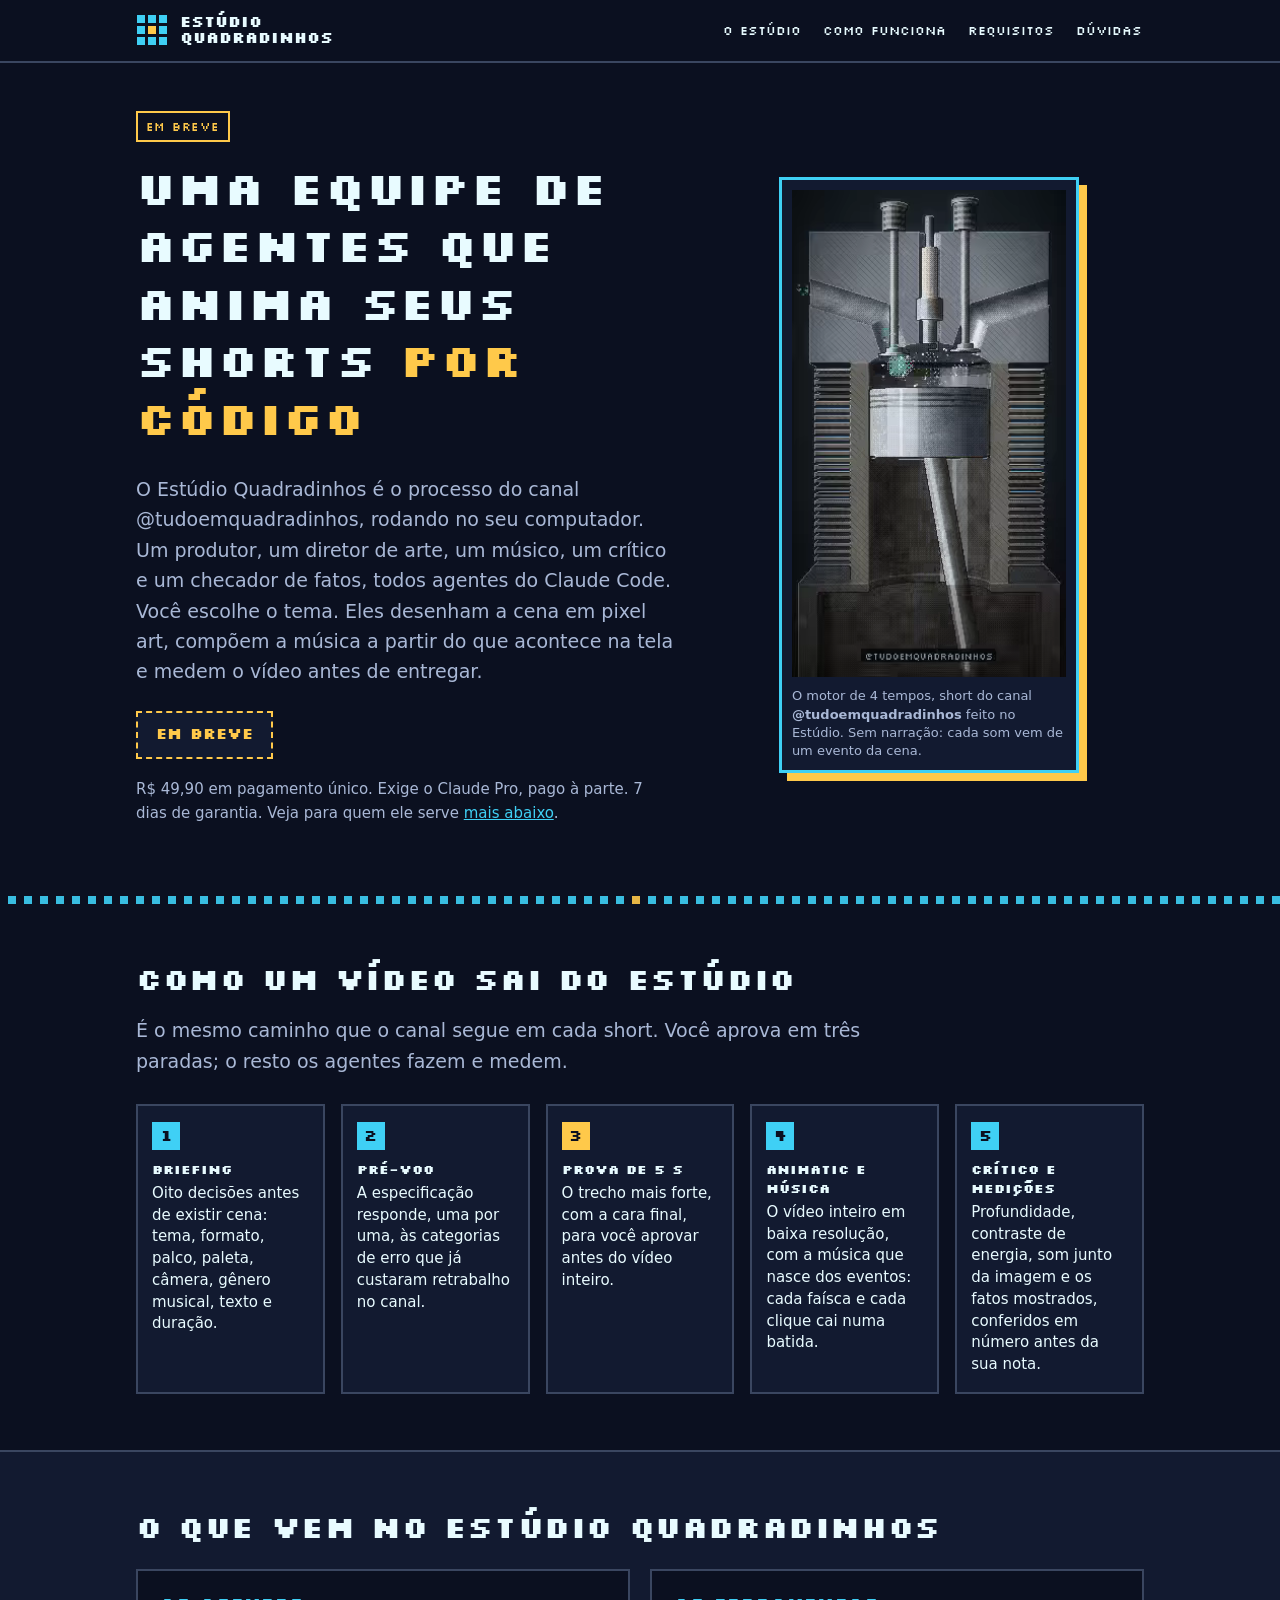
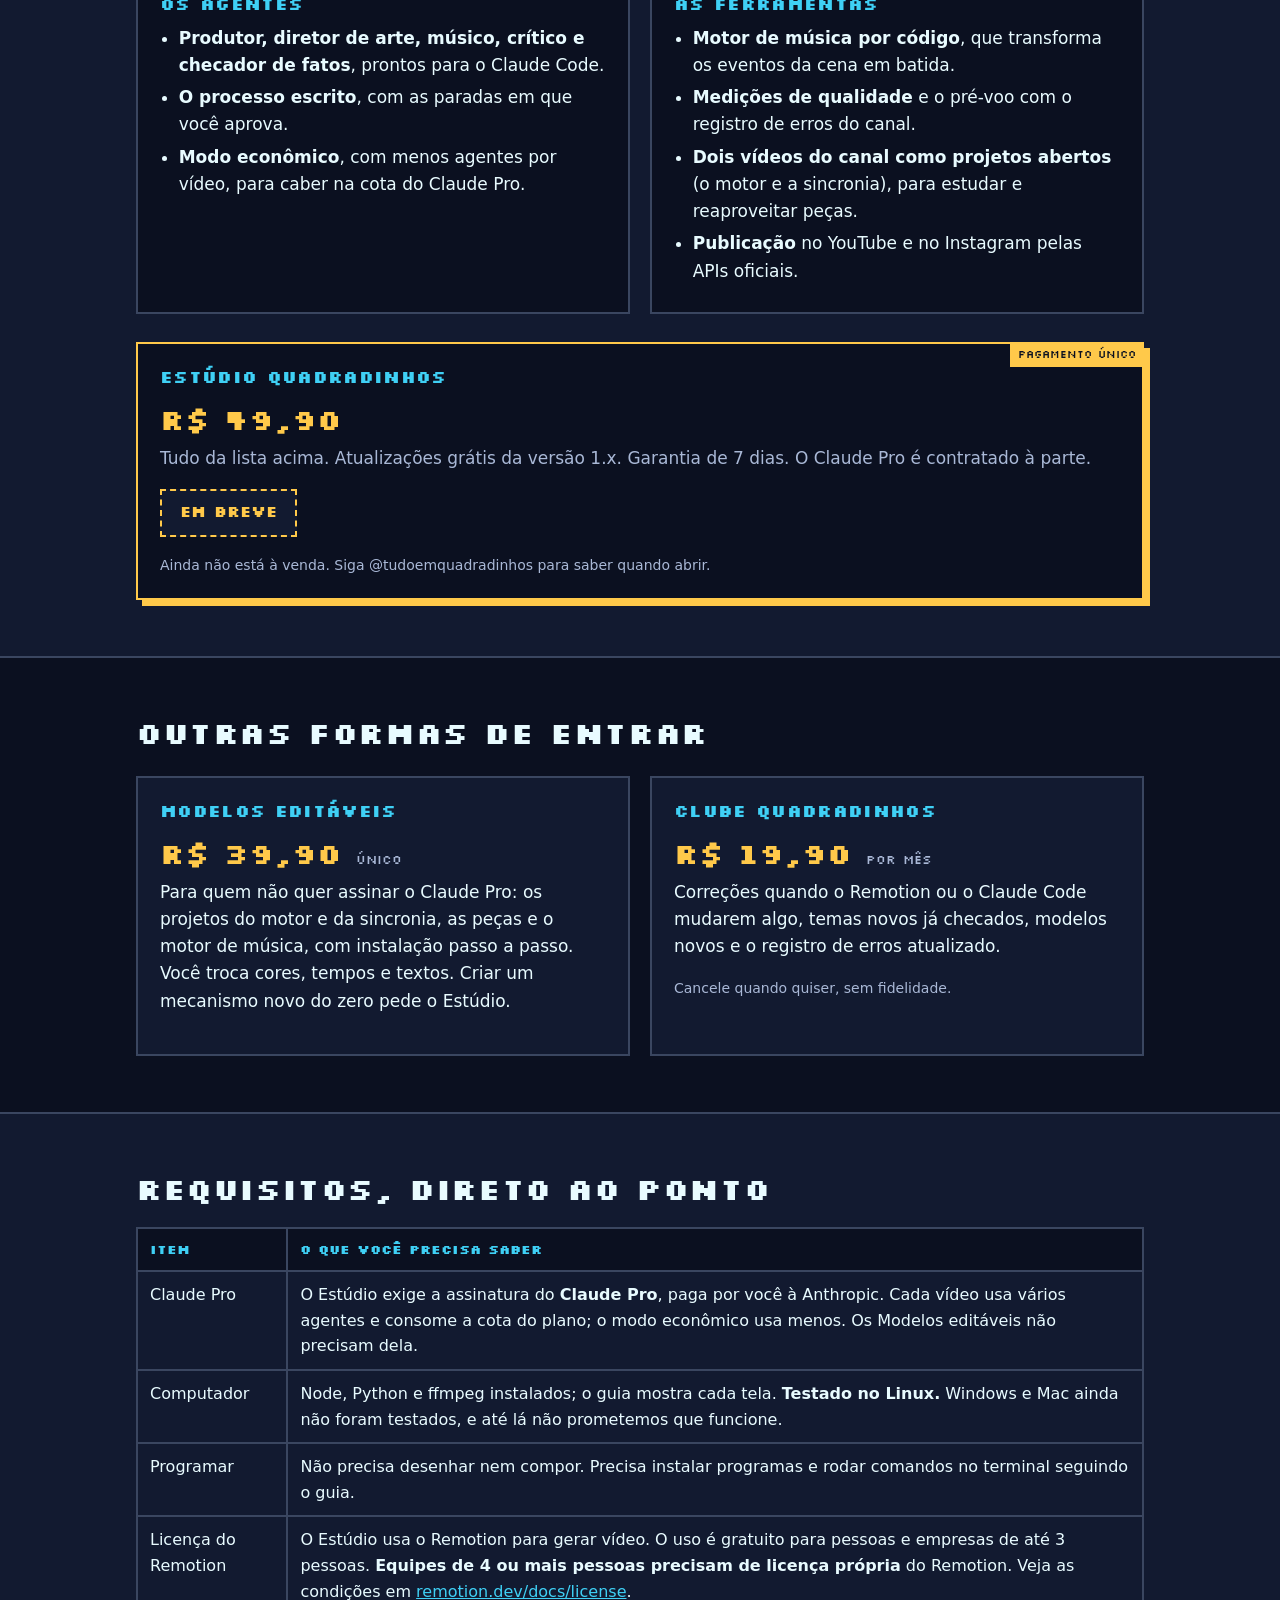
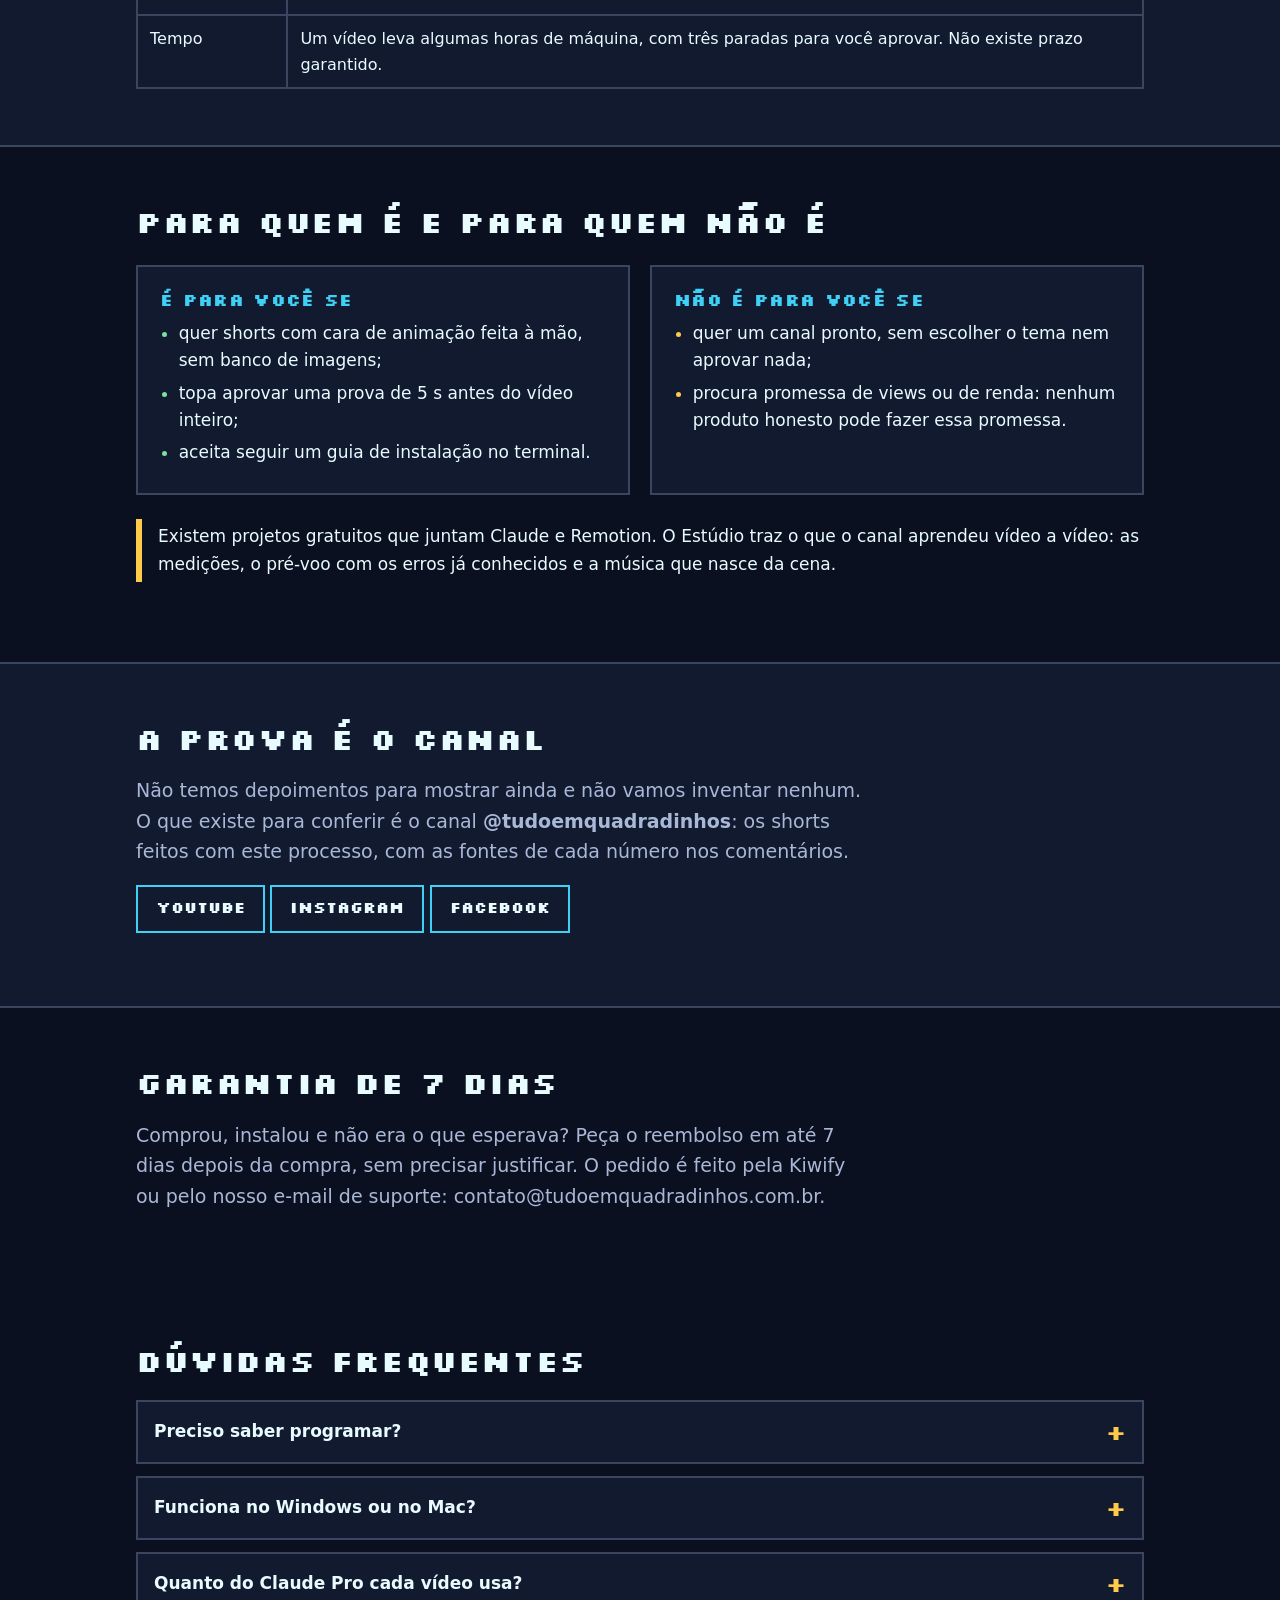
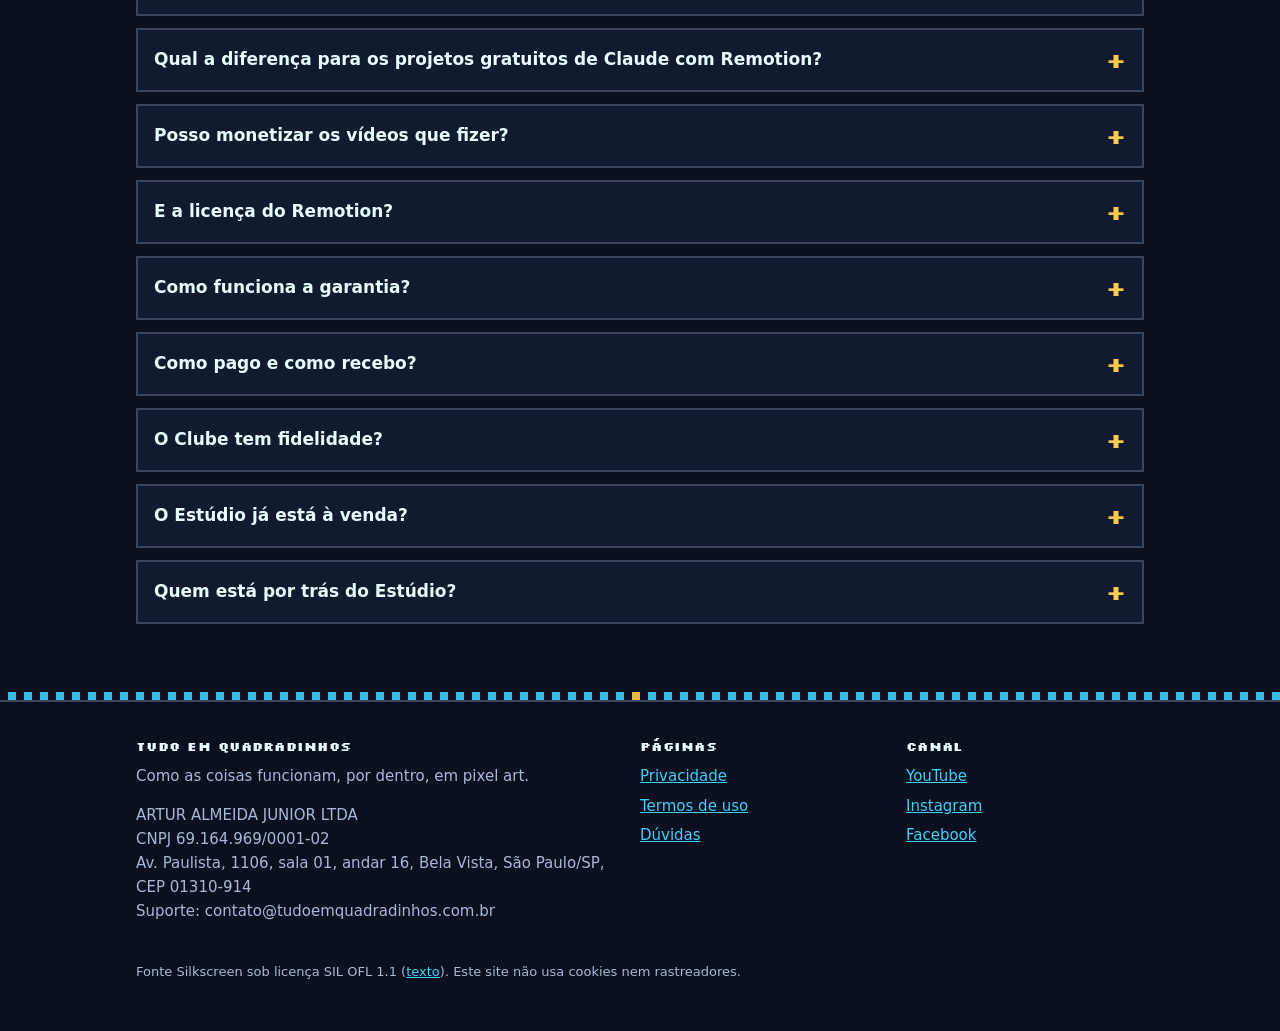
<file: index.html>
<!doctype html>
<html lang="pt-BR">
<head>
<meta charset="utf-8">
<meta name="viewport" content="width=device-width,initial-scale=1">
<title>Estúdio Quadradinhos | Agentes que fazem shorts animados por código no seu computador</title>
<meta name="description" content="O processo do canal @tudoemquadradinhos: produtor, diretor de arte, músico, crítico e checador de fatos, agentes do Claude Code que desenham, compõem e medem cada short antes de entregar. Em breve.">
<link rel="canonical" href="https://tudoemquadradinhos.com.br/">
<meta name="theme-color" content="#0B1020">
<meta property="og:type" content="website">
<meta property="og:locale" content="pt_BR">
<meta property="og:site_name" content="Tudo em Quadradinhos">
<meta property="og:title" content="Estúdio Quadradinhos">
<meta property="og:description" content="Uma equipe de agentes que anima shorts em pixel art por código, compõe a música a partir da cena e só entrega o vídeo quando ele passa nas medições.">
<meta property="og:url" content="https://tudoemquadradinhos.com.br/">
<meta property="og:image" content="https://tudoemquadradinhos.com.br/assets/og.png">
<meta property="og:image:width" content="1200">
<meta property="og:image:height" content="630">
<meta name="twitter:card" content="summary_large_image">
<link rel="icon" type="image/png" href="assets/favicon.png">
<link rel="apple-touch-icon" href="assets/apple-touch-icon.png">
<link rel="preload" href="fonts/Silkscreen-Bold.woff2" as="font" type="font/woff2" crossorigin>
<link rel="stylesheet" href="style.css">
<script type="application/ld+json">{"@context":"https://schema.org","@graph":[{"@type":"Organization","@id":"https://tudoemquadradinhos.com.br/#org","name":"Tudo em Quadradinhos","legalName":"ARTUR ALMEIDA JUNIOR LTDA","url":"https://tudoemquadradinhos.com.br/","logo":"https://tudoemquadradinhos.com.br/assets/apple-touch-icon.png","email":"contato@tudoemquadradinhos.com.br","sameAs":["https://www.youtube.com/@tudoemquadradinhos","https://www.instagram.com/tudoemquadradinhos/","https://www.facebook.com/people/Tudo-em-Quadradinhos/61596878840604/"]},{"@type":"WebSite","@id":"https://tudoemquadradinhos.com.br/#site","url":"https://tudoemquadradinhos.com.br/","name":"Tudo em Quadradinhos","inLanguage":"pt-BR","publisher":{"@id":"https://tudoemquadradinhos.com.br/#org"}}]}</script>
</head>
<body>
<a class="skip" href="#main">Pular para o conteúdo</a>

<header class="top">
  <div class="wrap">
    <a class="brand" href="./" aria-label="Tudo em Quadradinhos, início">
      <svg viewBox="0 0 24 24" aria-hidden="true" shape-rendering="crispEdges"><g fill="#3FD0F5"><rect x="1" y="1" width="6" height="6"/><rect x="9" y="1" width="6" height="6"/><rect x="17" y="1" width="6" height="6"/><rect x="1" y="9" width="6" height="6"/><rect x="17" y="9" width="6" height="6"/><rect x="1" y="17" width="6" height="6"/><rect x="9" y="17" width="6" height="6"/><rect x="17" y="17" width="6" height="6"/></g><rect x="9" y="9" width="6" height="6" fill="#FFC94A"/></svg>
      <span>Estúdio<br>Quadradinhos</span>
    </a>
    <nav aria-label="Principal">
      <ul>
        <li><a href="#estudio">O Estúdio</a></li>
        <li><a href="#metodo">Como funciona</a></li>
        <li><a href="#requisitos">Requisitos</a></li>
        <li><a href="#faq">Dúvidas</a></li>
      </ul>
    </nav>
  </div>
</header>

<main id="main">

<section class="hero">
  <div class="wrap">
    <div>
      <p><span class="chip" data-soon-only>Em breve</span><span class="chip" data-live-only hidden>À venda</span></p>
      <h1>Uma equipe de agentes que anima seus shorts <span class="am">por código</span></h1>
      <p class="lead">O Estúdio Quadradinhos é o processo do canal @tudoemquadradinhos, rodando no seu computador. Um produtor, um diretor de arte, um músico, um crítico e um checador de fatos, todos agentes do Claude Code. Você escolhe o tema. Eles desenham a cena em pixel art, compõem a música a partir do que acontece na tela e medem o vídeo antes de entregar.</p>
      <div class="cta">
        <a class="btn soon buy" href="#estudio" data-live="Comprar o Estúdio por R$ 49,90">Em breve</a>
      </div>
      <p class="mut" style="margin-top:18px;font-size:15px">R$ 49,90 em pagamento único. Exige o Claude Pro, pago à parte. 7 dias de garantia. Veja para quem ele serve <a href="#limites">mais abaixo</a>.</p>
    </div>
    <figure class="phone" style="margin:0">
      <video src="assets/preview.webm" poster="assets/poster.jpg" width="270" height="480" autoplay muted loop playsinline preload="metadata" aria-label="Trecho de um short do canal: um cilindro de motor em corte, em pixel art, no instante em que a chama empurra o pistão"></video>
      <figcaption>O motor de 4 tempos, short do canal <b>@tudoemquadradinhos</b> feito no Estúdio. Sem narração: cada som vem de um evento da cena.</figcaption>
    </figure>
  </div>
</section>

<hr class="rule" aria-hidden="true">

<section id="metodo">
  <div class="wrap">
    <h2>Como um vídeo sai do Estúdio</h2>
    <p class="lead">É o mesmo caminho que o canal segue em cada short. Você aprova em três paradas; o resto os agentes fazem e medem.</p>
    <ol class="steps" style="margin-top:28px">
      <li><b>Briefing</b>Oito decisões antes de existir cena: tema, formato, palco, paleta, câmera, gênero musical, texto e duração.</li>
      <li><b>Pré-voo</b>A especificação responde, uma por uma, às categorias de erro que já custaram retrabalho no canal.</li>
      <li><b>Prova de 5 s</b>O trecho mais forte, com a cara final, para você aprovar antes do vídeo inteiro.</li>
      <li><b>Animatic e música</b>O vídeo inteiro em baixa resolução, com a música que nasce dos eventos: cada faísca e cada clique cai numa batida.</li>
      <li><b>Crítico e medições</b>Profundidade, contraste de energia, som junto da imagem e os fatos mostrados, conferidos em número antes da sua nota.</li>
    </ol>
  </div>
</section>

<section id="estudio" class="alt">
  <div class="wrap">
    <h2>O que vem no Estúdio Quadradinhos</h2>
    <div class="grid g2" style="margin-top:24px">
      <div class="card">
        <h3>Os agentes</h3>
        <ul>
          <li><b>Produtor, diretor de arte, músico, crítico e checador de fatos</b>, prontos para o Claude Code.</li>
          <li><b>O processo escrito</b>, com as paradas em que você aprova.</li>
          <li><b>Modo econômico</b>, com menos agentes por vídeo, para caber na cota do Claude Pro.</li>
        </ul>
      </div>
      <div class="card">
        <h3>As ferramentas</h3>
        <ul>
          <li><b>Motor de música por código</b>, que transforma os eventos da cena em batida.</li>
          <li><b>Medições de qualidade</b> e o pré-voo com o registro de erros do canal.</li>
          <li><b>Dois vídeos do canal como projetos abertos</b> (o motor e a sincronia), para estudar e reaproveitar peças.</li>
          <li><b>Publicação</b> no YouTube e no Instagram pelas APIs oficiais.</li>
        </ul>
      </div>
    </div>
    <div class="card main" style="margin-top:28px">
      <span class="tag">Pagamento único</span>
      <h3>Estúdio Quadradinhos</h3>
      <p class="price">R$ 49,90</p>
      <p class="mut">Tudo da lista acima. Atualizações grátis da versão 1.x. Garantia de 7 dias. O Claude Pro é contratado à parte.</p>
      <p><a class="btn soon buy" href="#estudio" data-live="Comprar por R$ 49,90">Em breve</a></p>
      <p class="mut" style="font-size:14px;margin:0" data-soon-only>Ainda não está à venda. Siga @tudoemquadradinhos para saber quando abrir.</p>
    </div>
  </div>
</section>

<section id="niveis">
  <div class="wrap">
    <h2>Outras formas de entrar</h2>
    <div class="grid g2" style="margin-top:24px">
      <div class="card">
        <h3>Modelos editáveis</h3>
        <p class="price">R$ 39,90 <small>único</small></p>
        <p>Para quem não quer assinar o Claude Pro: os projetos do motor e da sincronia, as peças e o motor de música, com instalação passo a passo. Você troca cores, tempos e textos. Criar um mecanismo novo do zero pede o Estúdio.</p>
      </div>
      <div class="card">
        <h3>Clube Quadradinhos</h3>
        <p class="price">R$ 19,90 <small>por mês</small></p>
        <p>Correções quando o Remotion ou o Claude Code mudarem algo, temas novos já checados, modelos novos e o registro de erros atualizado.</p>
        <p class="mut" style="font-size:14px;margin:0">Cancele quando quiser, sem fidelidade.</p>
      </div>
    </div>
  </div>
</section>

<section id="requisitos" class="alt">
  <div class="wrap">
    <h2>Requisitos, direto ao ponto</h2>
    <table class="reqs" style="margin-top:20px">
      <thead><tr><th>Item</th><th>O que você precisa saber</th></tr></thead>
      <tbody>
        <tr><td>Claude Pro</td><td>O Estúdio exige a assinatura do <b>Claude Pro</b>, paga por você à Anthropic. Cada vídeo usa vários agentes e consome a cota do plano; o modo econômico usa menos. Os Modelos editáveis não precisam dela.</td></tr>
        <tr><td>Computador</td><td>Node, Python e ffmpeg instalados; o guia mostra cada tela. <b>Testado no Linux.</b> Windows e Mac ainda não foram testados, e até lá não prometemos que funcione.</td></tr>
        <tr><td>Programar</td><td>Não precisa desenhar nem compor. Precisa instalar programas e rodar comandos no terminal seguindo o guia.</td></tr>
        <tr><td>Licença do Remotion</td><td>O Estúdio usa o Remotion para gerar vídeo. O uso é gratuito para pessoas e empresas de até 3 pessoas. <b>Equipes de 4 ou mais pessoas precisam de licença própria</b> do Remotion. Veja as condições em <a href="https://www.remotion.dev/docs/license" rel="noopener">remotion.dev/docs/license</a>.</td></tr>
        <tr><td>Tempo</td><td>Um vídeo leva algumas horas de máquina, com três paradas para você aprovar. Não existe prazo garantido.</td></tr>
      </tbody>
    </table>
  </div>
</section>

<section id="limites">
  <div class="wrap">
    <h2>Para quem é e para quem não é</h2>
    <div class="grid g2" style="margin-top:24px">
      <div class="card">
        <h3>É para você se</h3>
        <ul class="yes">
          <li>quer shorts com cara de animação feita à mão, sem banco de imagens;</li>
          <li>topa aprovar uma prova de 5 s antes do vídeo inteiro;</li>
          <li>aceita seguir um guia de instalação no terminal.</li>
        </ul>
      </div>
      <div class="card">
        <h3>Não é para você se</h3>
        <ul class="no">
          <li>quer um canal pronto, sem escolher o tema nem aprovar nada;</li>
          <li>procura promessa de views ou de renda: nenhum produto honesto pode fazer essa promessa.</li>
        </ul>
      </div>
    </div>
    <p class="note">Existem projetos gratuitos que juntam Claude e Remotion. O Estúdio traz o que o canal aprendeu vídeo a vídeo: as medições, o pré-voo com os erros já conhecidos e a música que nasce da cena.</p>
  </div>
</section>

<section id="prova" class="alt">
  <div class="wrap">
    <h2>A prova é o canal</h2>
    <p class="lead">Não temos depoimentos para mostrar ainda e não vamos inventar nenhum. O que existe para conferir é o canal <b>@tudoemquadradinhos</b>: os shorts feitos com este processo, com as fontes de cada número nos comentários.</p>
    <p>
      <a class="btn ghost" href="https://www.youtube.com/@tudoemquadradinhos" rel="noopener">YouTube</a>
      <a class="btn ghost" href="https://www.instagram.com/tudoemquadradinhos/" rel="noopener">Instagram</a>
      <a class="btn ghost" href="https://www.facebook.com/people/Tudo-em-Quadradinhos/61596878840604/" rel="noopener">Facebook</a>
    </p>
  </div>
</section>

<section id="garantia">
  <div class="wrap">
    <h2>Garantia de 7 dias</h2>
    <p class="lead">Comprou, instalou e não era o que esperava? Peça o reembolso em até 7 dias depois da compra, sem precisar justificar. O pedido é feito pela Kiwify ou pelo nosso e-mail de suporte: contato@tudoemquadradinhos.com.br.</p>
  </div>
</section>

<section id="faq">
  <div class="wrap">
    <h2>Dúvidas frequentes</h2>
    <div style="margin-top:20px">
      <details><summary>Preciso saber programar?</summary><div><p>Não precisa desenhar nem compor música. Precisa instalar alguns programas e rodar comandos no terminal; o guia mostra cada passo. Os agentes escrevem o código das cenas.</p></div></details>
      <details><summary>Funciona no Windows ou no Mac?</summary><div><p>Hoje o Estúdio é testado no Linux. No Windows e no Mac ainda não testamos e não prometemos que funcione. Quando testarmos, esta resposta muda.</p></div></details>
      <details><summary>Quanto do Claude Pro cada vídeo usa?</summary><div><p>Cada vídeo usa vários agentes e consome a cota do seu plano, que tem limite por janela de horas. O modo econômico usa menos agentes. Ainda estamos medindo o consumo médio por vídeo para publicar aqui.</p></div></details>
      <details><summary>Qual a diferença para os projetos gratuitos de Claude com Remotion?</summary><div><p>Eles mostram como gerar vídeo com código. O Estúdio traz o processo que o canal usa para chegar a um vídeo que vale publicar: o briefing, a prova de 5 s, as medições, a música que nasce da cena e o registro de erros que evita repetir retrabalho.</p></div></details>
      <details><summary>Posso monetizar os vídeos que fizer?</summary><div><p>Isso depende das regras de cada plataforma, que mudam. Plataformas podem recusar monetização de vídeos feitos em modelo repetido. O processo muda o palco, a câmera, a paleta e a música a cada vídeo. Leia as regras da plataforma onde você publica.</p></div></details>
      <details><summary>E a licença do Remotion?</summary><div><p>O Remotion é gratuito para pessoas e empresas de até 3 pessoas. Se a sua equipe tem 4 ou mais pessoas, você precisa de uma licença própria. As condições oficiais estão em <a href="https://www.remotion.dev/docs/license" rel="noopener">remotion.dev/docs/license</a>.</p></div></details>
      <details><summary>Como funciona a garantia?</summary><div><p>Você tem 7 dias, a partir da compra, para pedir o reembolso integral, sem precisar justificar.</p></div></details>
      <details><summary>Como pago e como recebo?</summary><div><p>O pagamento é processado pela Kiwify, com as formas de pagamento exibidas no checkout. Depois da confirmação, o acesso é liberado pela própria Kiwify.</p></div></details>
      <details><summary>O Clube tem fidelidade?</summary><div><p>Não. É mensal e você cancela quando quiser.</p></div></details>
      <details><summary>O Estúdio já está à venda?</summary><div><p data-soon-only>Ainda não. Os botões de compra mostram "Em breve" até o lançamento. Siga @tudoemquadradinhos para saber quando abrir.</p><p data-live-only hidden>Sim. Use o botão de compra no topo desta página.</p></div></details>
      <details><summary>Quem está por trás do Estúdio?</summary><div><p>O canal Tudo em Quadradinhos (@tudoemquadradinhos). Os dados da empresa estão no rodapé e na página de <a href="termos.html">termos</a>.</p></div></details>
    </div>
  </div>
</section>

</main>

<hr class="rule" aria-hidden="true">
<footer>
  <div class="wrap">
    <div>
      <h2>Tudo em Quadradinhos</h2>
      <p>Como as coisas funcionam, por dentro, em pixel art.</p>
      <!-- TODO: preencher com os dados reais do vendedor (exigido na pagina de vendas). Nao inventar. -->
      <p>ARTUR ALMEIDA JUNIOR LTDA<br>CNPJ 69.164.969/0001-02<br>Av. Paulista, 1106, sala 01, andar 16, Bela Vista, São Paulo/SP, CEP 01310-914<br>Suporte: contato@tudoemquadradinhos.com.br</p>
    </div>
    <div>
      <h2>Páginas</h2>
      <ul>
        <li><a href="privacidade.html">Privacidade</a></li>
        <li><a href="termos.html">Termos de uso</a></li>
        <li><a href="#faq">Dúvidas</a></li>
      </ul>
    </div>
    <div>
      <h2>Canal</h2>
      <ul>
        <li><a href="https://www.youtube.com/@tudoemquadradinhos" rel="noopener">YouTube</a></li>
        <li><a href="https://www.instagram.com/tudoemquadradinhos/" rel="noopener">Instagram</a></li>
        <li><a href="https://www.facebook.com/people/Tudo-em-Quadradinhos/61596878840604/" rel="noopener">Facebook</a></li>
      </ul>
    </div>
  </div>
  <div class="wrap" style="display:block;margin-top:24px;font-size:13px">Fonte Silkscreen sob licença SIL OFL 1.1 (<a href="fonts/OFL.txt">texto</a>). Este site não usa cookies nem rastreadores.</div>
</footer>

<script src="site.js"></script>
</body>
</html>
</file>
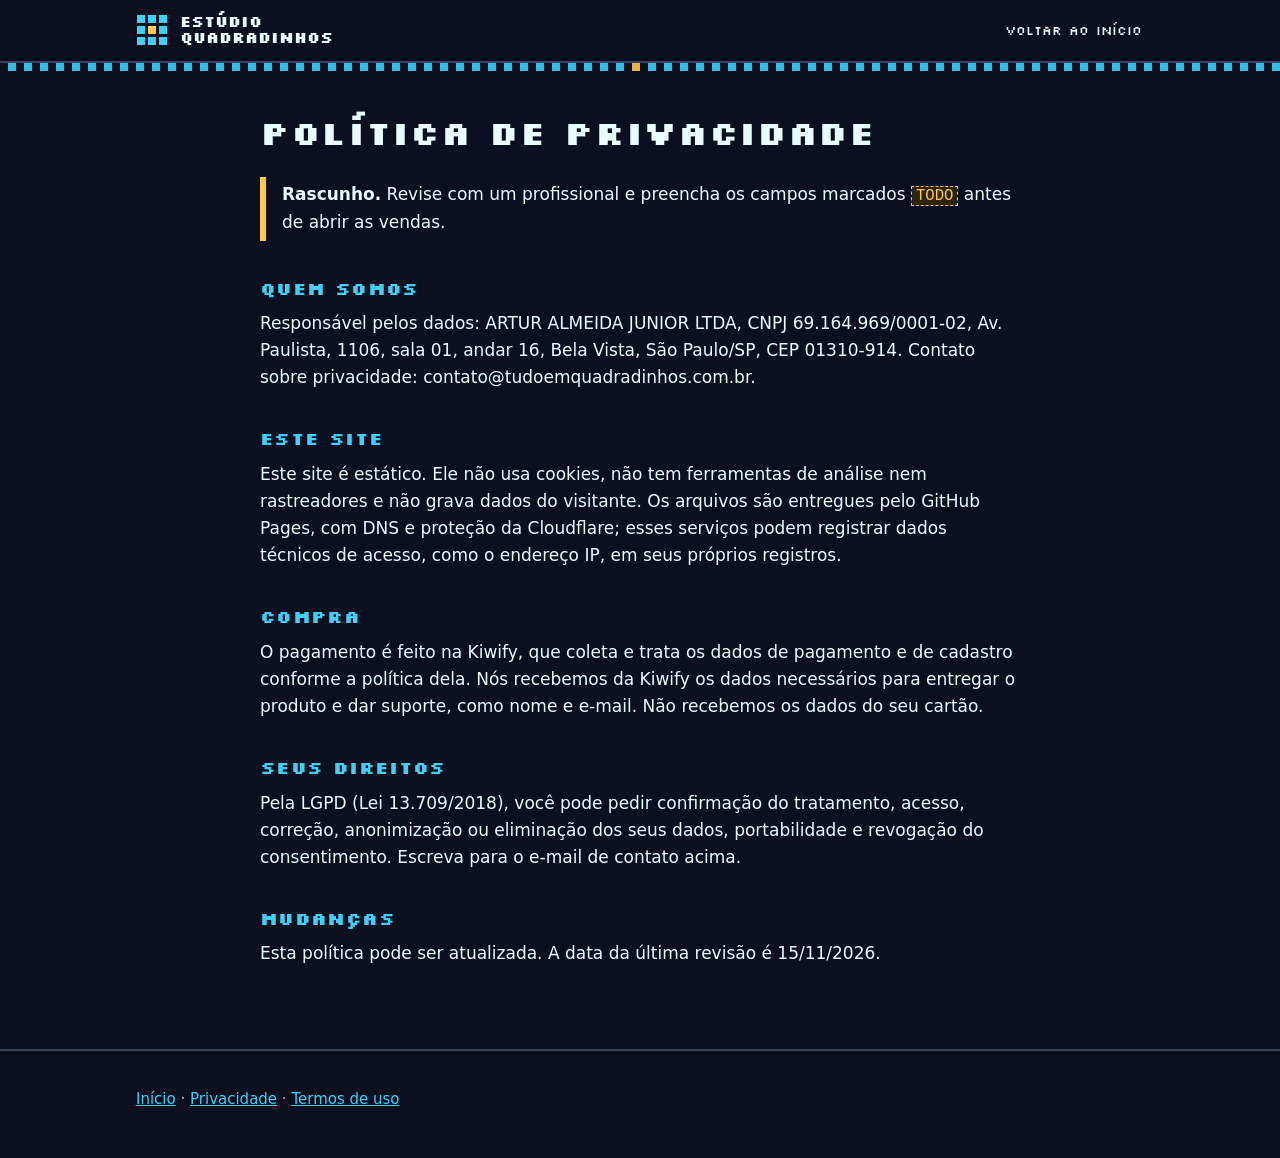
<file: privacidade.html>
<!doctype html>
<html lang="pt-BR">
<head>
<meta charset="utf-8">
<meta name="viewport" content="width=device-width,initial-scale=1">
<title>Política de privacidade | Estúdio Quadradinhos</title>
<meta name="robots" content="noindex">
<link rel="canonical" href="https://tudoemquadradinhos.com.br/privacidade">
<meta name="theme-color" content="#0B1020">
<link rel="icon" type="image/png" href="assets/favicon.png">
<link rel="stylesheet" href="style.css">
</head>
<body>
<header class="top"><div class="wrap"><a class="brand" href="./"><svg viewBox="0 0 24 24" aria-hidden="true" shape-rendering="crispEdges"><g fill="#3FD0F5"><rect x="1" y="1" width="6" height="6"/><rect x="9" y="1" width="6" height="6"/><rect x="17" y="1" width="6" height="6"/><rect x="1" y="9" width="6" height="6"/><rect x="17" y="9" width="6" height="6"/><rect x="1" y="17" width="6" height="6"/><rect x="9" y="17" width="6" height="6"/><rect x="17" y="17" width="6" height="6"/></g><rect x="9" y="9" width="6" height="6" fill="#FFC94A"/></svg><span>Estúdio<br>Quadradinhos</span></a><nav aria-label="Principal"><ul><li><a href="./">Voltar ao início</a></li></ul></nav></div></header>
<hr class="rule" aria-hidden="true">
<main class="wrap legal">
<h1>Política de privacidade</h1>
<p class="note"><b>Rascunho.</b> Revise com um profissional e preencha os campos marcados <span class="todo">TODO</span> antes de abrir as vendas.</p>

<h2>Quem somos</h2>
<p>Responsável pelos dados: ARTUR ALMEIDA JUNIOR LTDA, CNPJ 69.164.969/0001-02, Av. Paulista, 1106, sala 01, andar 16, Bela Vista, São Paulo/SP, CEP 01310-914. Contato sobre privacidade: contato@tudoemquadradinhos.com.br.</p>

<h2>Este site</h2>
<p>Este site é estático. Ele não usa cookies, não tem ferramentas de análise nem rastreadores e não grava dados do visitante. Os arquivos são entregues pelo GitHub Pages, com DNS e proteção da Cloudflare; esses serviços podem registrar dados técnicos de acesso, como o endereço IP, em seus próprios registros.</p>


<h2>Compra</h2>
<p>O pagamento é feito na Kiwify, que coleta e trata os dados de pagamento e de cadastro conforme a política dela. Nós recebemos da Kiwify os dados necessários para entregar o produto e dar suporte, como nome e e-mail. Não recebemos os dados do seu cartão.</p>

<h2>Seus direitos</h2>
<p>Pela LGPD (Lei 13.709/2018), você pode pedir confirmação do tratamento, acesso, correção, anonimização ou eliminação dos seus dados, portabilidade e revogação do consentimento. Escreva para o e-mail de contato acima.</p>

<h2>Mudanças</h2>
<p>Esta política pode ser atualizada. A data da última revisão é 15/11/2026.</p>
</main>
<footer><div class="wrap" style="display:block"><a href="./">Início</a> &middot; <a href="privacidade.html">Privacidade</a> &middot; <a href="termos.html">Termos de uso</a></div></footer>
</body>
</html>
</file>
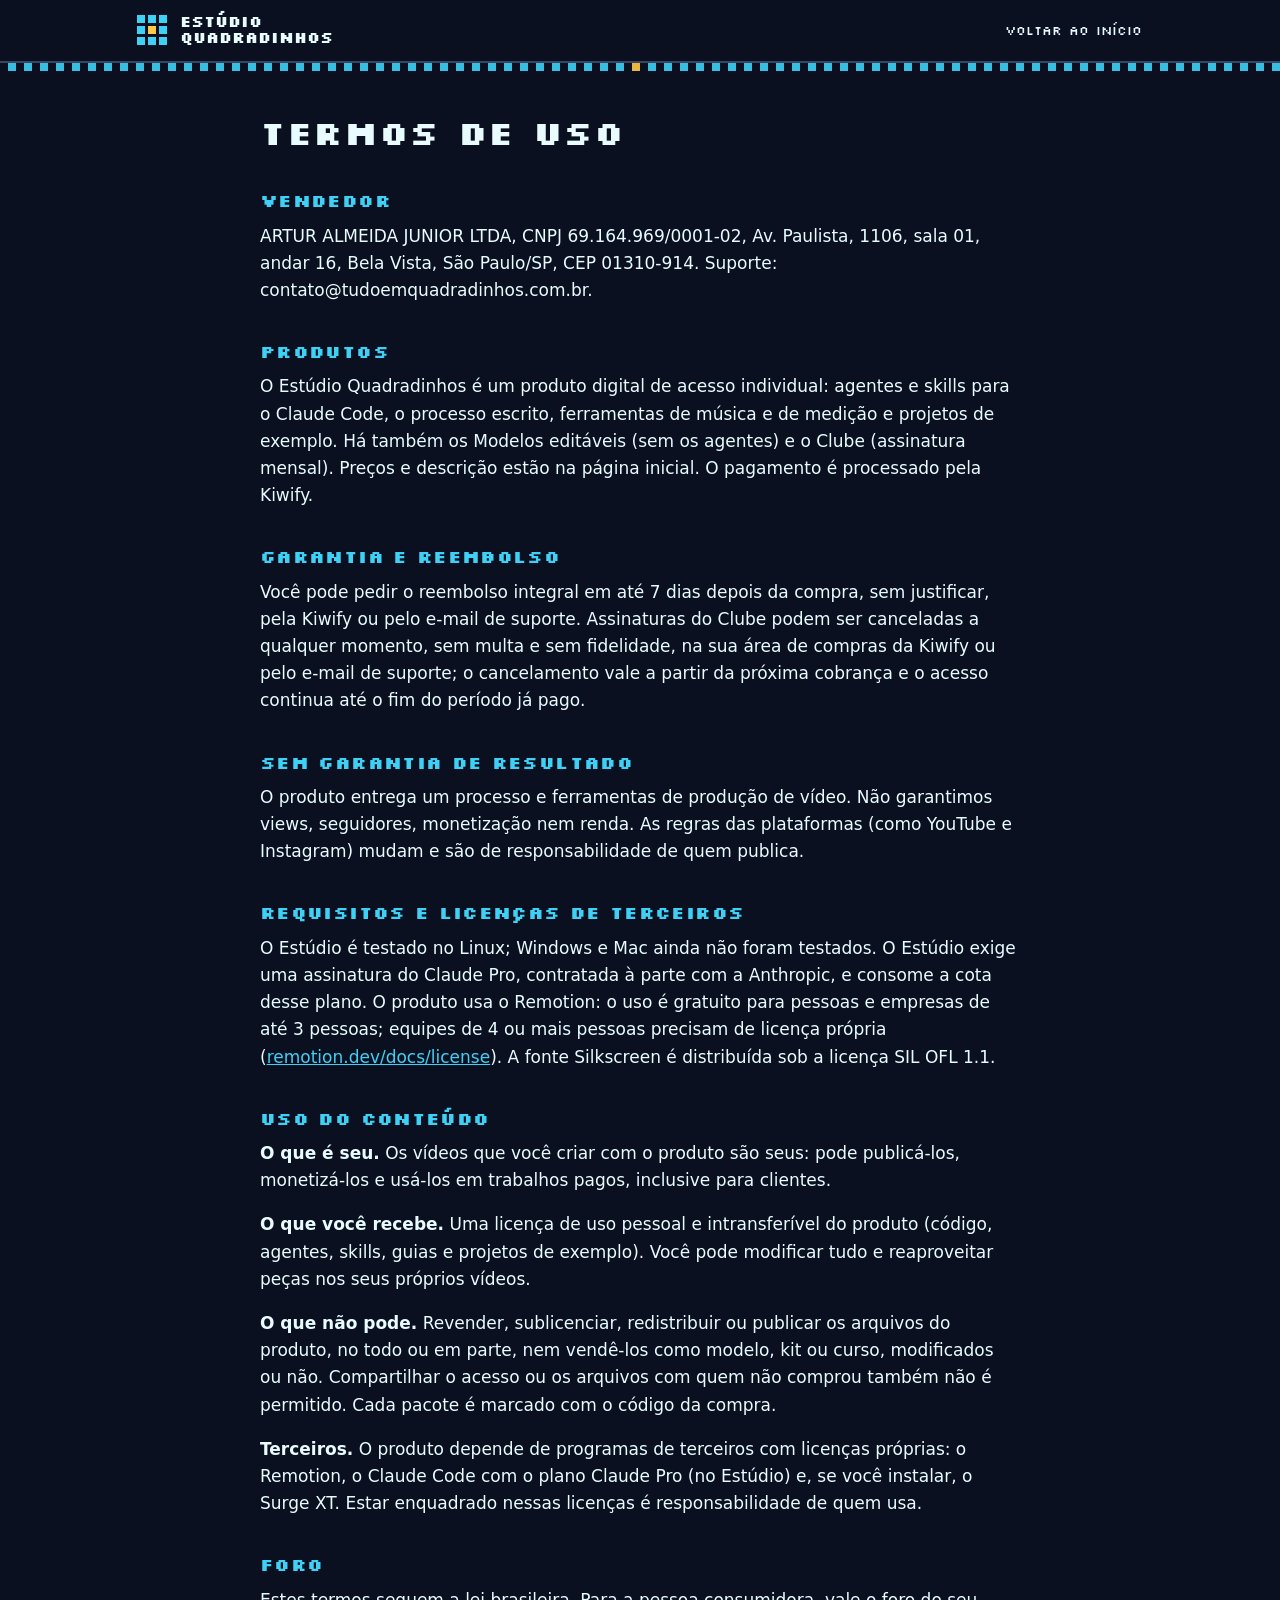
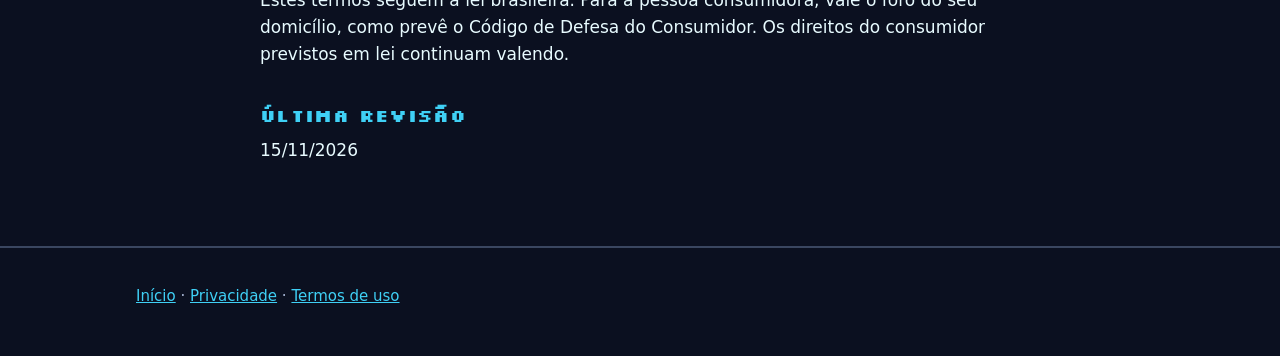
<file: termos.html>
<!doctype html>
<html lang="pt-BR">
<head>
<meta charset="utf-8">
<meta name="viewport" content="width=device-width,initial-scale=1">
<title>Termos de uso | Estúdio Quadradinhos</title>
<meta name="robots" content="noindex">
<link rel="canonical" href="https://tudoemquadradinhos.com.br/termos">
<meta name="theme-color" content="#0B1020">
<link rel="icon" type="image/png" href="assets/favicon.png">
<link rel="stylesheet" href="style.css">
</head>
<body>
<header class="top"><div class="wrap"><a class="brand" href="./"><svg viewBox="0 0 24 24" aria-hidden="true" shape-rendering="crispEdges"><g fill="#3FD0F5"><rect x="1" y="1" width="6" height="6"/><rect x="9" y="1" width="6" height="6"/><rect x="17" y="1" width="6" height="6"/><rect x="1" y="9" width="6" height="6"/><rect x="17" y="9" width="6" height="6"/><rect x="1" y="17" width="6" height="6"/><rect x="9" y="17" width="6" height="6"/><rect x="17" y="17" width="6" height="6"/></g><rect x="9" y="9" width="6" height="6" fill="#FFC94A"/></svg><span>Estúdio<br>Quadradinhos</span></a><nav aria-label="Principal"><ul><li><a href="./">Voltar ao início</a></li></ul></nav></div></header>
<hr class="rule" aria-hidden="true">
<main class="wrap legal">
<h1>Termos de uso</h1>

<h2>Vendedor</h2>
<p>ARTUR ALMEIDA JUNIOR LTDA, CNPJ 69.164.969/0001-02, Av. Paulista, 1106, sala 01, andar 16, Bela Vista, São Paulo/SP, CEP 01310-914. Suporte: contato@tudoemquadradinhos.com.br.</p>

<h2>Produtos</h2>
<p>O Estúdio Quadradinhos é um produto digital de acesso individual: agentes e skills para o Claude Code, o processo escrito, ferramentas de música e de medição e projetos de exemplo. Há também os Modelos editáveis (sem os agentes) e o Clube (assinatura mensal). Preços e descrição estão na página inicial. O pagamento é processado pela Kiwify.</p>

<h2>Garantia e reembolso</h2>
<p>Você pode pedir o reembolso integral em até 7 dias depois da compra, sem justificar, pela Kiwify ou pelo e-mail de suporte. Assinaturas do Clube podem ser canceladas a qualquer momento, sem multa e sem fidelidade, na sua área de compras da Kiwify ou pelo e-mail de suporte; o cancelamento vale a partir da próxima cobrança e o acesso continua até o fim do período já pago.</p>

<h2>Sem garantia de resultado</h2>
<p>O produto entrega um processo e ferramentas de produção de vídeo. Não garantimos views, seguidores, monetização nem renda. As regras das plataformas (como YouTube e Instagram) mudam e são de responsabilidade de quem publica.</p>

<h2>Requisitos e licenças de terceiros</h2>
<p>O Estúdio é testado no Linux; Windows e Mac ainda não foram testados. O Estúdio exige uma assinatura do Claude Pro, contratada à parte com a Anthropic, e consome a cota desse plano. O produto usa o Remotion: o uso é gratuito para pessoas e empresas de até 3 pessoas; equipes de 4 ou mais pessoas precisam de licença própria (<a href="https://www.remotion.dev/docs/license" rel="noopener">remotion.dev/docs/license</a>). A fonte Silkscreen é distribuída sob a licença SIL OFL 1.1.</p>

<h2>Uso do conteúdo</h2>
<p><b>O que é seu.</b> Os vídeos que você criar com o produto são seus: pode publicá-los, monetizá-los e usá-los em trabalhos pagos, inclusive para clientes.</p>
<p><b>O que você recebe.</b> Uma licença de uso pessoal e intransferível do produto (código, agentes, skills, guias e projetos de exemplo). Você pode modificar tudo e reaproveitar peças nos seus próprios vídeos.</p>
<p><b>O que não pode.</b> Revender, sublicenciar, redistribuir ou publicar os arquivos do produto, no todo ou em parte, nem vendê-los como modelo, kit ou curso, modificados ou não. Compartilhar o acesso ou os arquivos com quem não comprou também não é permitido. Cada pacote é marcado com o código da compra.</p>
<p><b>Terceiros.</b> O produto depende de programas de terceiros com licenças próprias: o Remotion, o Claude Code com o plano Claude Pro (no Estúdio) e, se você instalar, o Surge XT. Estar enquadrado nessas licenças é responsabilidade de quem usa.</p>

<h2>Foro</h2>
<p>Estes termos seguem a lei brasileira. Para a pessoa consumidora, vale o foro do seu domicílio, como prevê o Código de Defesa do Consumidor. Os direitos do consumidor previstos em lei continuam valendo.</p>

<h2>Última revisão</h2>
<p>15/11/2026</p>
</main>
<footer><div class="wrap" style="display:block"><a href="./">Início</a> &middot; <a href="privacidade.html">Privacidade</a> &middot; <a href="termos.html">Termos de uso</a></div></footer>
</body>
</html>
</file>
<file: style.css>
@font-face{font-family:Silkscreen;font-weight:400;font-display:swap;src:url(fonts/Silkscreen-Regular.woff2) format("woff2")}
@font-face{font-family:Silkscreen;font-weight:700;font-display:swap;src:url(fonts/Silkscreen-Bold.woff2) format("woff2")}

:root{
  --bg:#0B1020; --panel:#121A30; --line:#3A4660; --txt:#E8FBFF; --mut:#A9B8D6;
  --cy:#3FD0F5; --am:#FFC94A; --ok:#7BE0A0;
  --px:Silkscreen,"Courier New",monospace;
  --body:system-ui,-apple-system,"Segoe UI",Roboto,"Helvetica Neue",Arial,sans-serif;
}
*{box-sizing:border-box}
html{scroll-behavior:smooth}
@media (prefers-reduced-motion:reduce){html{scroll-behavior:auto}}
body{margin:0;background:var(--bg);color:var(--txt);font:17px/1.6 var(--body);-webkit-text-size-adjust:100%}
img,video,svg{max-width:100%;display:block}
a{color:var(--cy)}
a:hover{color:var(--am)}
:focus-visible{outline:3px solid var(--am);outline-offset:3px}
.wrap{width:100%;max-width:1040px;margin:0 auto;padding:0 16px}
.skip{position:absolute;left:-999px;top:0;background:var(--am);color:var(--bg);padding:8px 12px;z-index:9}
.skip:focus{left:8px;top:8px}

h1,h2,h3{font-family:var(--px);font-weight:700;line-height:1.25;margin:0 0 .6em;text-transform:uppercase;letter-spacing:.02em}
h1{font-size:clamp(26px,6.4vw,46px)}
h2{font-size:clamp(20px,4.6vw,30px)}
h3{font-size:17px}
p{margin:0 0 1em}
.mut{color:var(--mut)}
.px{font-family:var(--px);text-transform:uppercase;letter-spacing:.04em}
.am{color:var(--am)}
.cy{color:var(--cy)}

/* squares strip: cyan squares with one amber square in the center */
.rule{height:8px;margin:0;border:0;
  background:
    linear-gradient(var(--am),var(--am)) calc(50% - 4px) 0/8px 8px no-repeat,
    repeating-linear-gradient(90deg,var(--cy) 0 8px,transparent 8px 16px) 50% 0/16px 8px repeat-x;
  opacity:.9}

header.top{border-bottom:2px solid var(--line)}
header.top .wrap{display:flex;align-items:center;justify-content:space-between;gap:16px;padding-top:12px;padding-bottom:12px;flex-wrap:wrap}
.brand{display:flex;align-items:center;gap:12px;text-decoration:none;color:var(--txt);font-family:var(--px);font-weight:700;text-transform:uppercase;font-size:15px;line-height:1.1}
.brand svg{width:32px;height:32px;flex:none}
nav ul{display:flex;gap:4px 18px;list-style:none;margin:0;padding:0;flex-wrap:wrap}
nav a{font-family:var(--px);font-size:13px;text-transform:uppercase;text-decoration:none;color:var(--txt);padding:8px 2px;display:inline-block}
nav a:hover{color:var(--am)}

section{padding:56px 0}
section.alt{background:var(--panel);border-top:2px solid var(--line);border-bottom:2px solid var(--line)}
.lead{font-size:19px;color:var(--mut);max-width:60ch}

/* buttons: hard edges, stepped shadow */
.btn{display:inline-block;font-family:var(--px);font-weight:700;text-transform:uppercase;font-size:15px;line-height:1.2;
  padding:14px 20px;background:var(--am);color:var(--bg);text-decoration:none;border:0;
  box-shadow:4px 4px 0 var(--cy);cursor:pointer;min-height:48px}
.btn:hover{color:var(--bg);transform:translate(-1px,-1px);box-shadow:5px 5px 0 var(--cy)}
.btn:active{transform:translate(3px,3px);box-shadow:1px 1px 0 var(--cy)}
.btn.ghost{background:transparent;color:var(--txt);border:2px solid var(--cy);box-shadow:none;padding:12px 18px}
.btn.ghost:hover{color:var(--am);border-color:var(--am);transform:none}
.btn.soon{background:var(--panel);color:var(--am);border:2px dashed var(--am);box-shadow:none;padding:12px 18px}
.btn.soon:hover{transform:none;color:var(--txt)}
.btn.live{background:var(--ok)}
.cta{display:flex;gap:14px 18px;flex-wrap:wrap;margin:24px 0 0}

.chip{display:inline-block;font-family:var(--px);font-size:12px;text-transform:uppercase;padding:4px 8px;border:2px solid var(--am);color:var(--am);letter-spacing:.04em}

/* hero */
.hero{padding:48px 0 56px}
.hero .wrap{display:grid;grid-template-columns:1.25fr 1fr;gap:40px;align-items:center}
.phone{justify-self:center;width:min(100%,300px);padding:10px;background:var(--panel);border:3px solid var(--cy);box-shadow:8px 8px 0 var(--am)}
.phone video,.phone img{width:100%;height:auto;aspect-ratio:9/16;background:#000;image-rendering:pixelated}
.phone figcaption{font-size:13px;color:var(--mut);padding-top:10px;line-height:1.4}

/* grids and cards */
.grid{display:grid;gap:20px}
.g2{grid-template-columns:repeat(2,1fr)}
.g3{grid-template-columns:repeat(3,1fr)}
.card{background:var(--panel);border:2px solid var(--line);padding:22px;position:relative}
section.alt .card{background:var(--bg)}
.card h3{color:var(--cy)}
.card ul{margin:0;padding-left:1.1em}
.card li{margin:.3em 0}
.card.main{border-color:var(--am);box-shadow:6px 6px 0 var(--am)}
.price{font-family:var(--px);font-weight:700;font-size:28px;color:var(--am);margin:.2em 0 .1em}
.price small{font-size:13px;color:var(--mut);font-weight:400}
.tag{position:absolute;top:-2px;right:-2px;font-family:var(--px);font-size:11px;text-transform:uppercase;background:var(--am);color:var(--bg);padding:4px 8px}
.note{border-left:6px solid var(--am);padding:4px 0 4px 16px;margin:24px 0;color:var(--txt)}

ol.steps{list-style:none;counter-reset:s;margin:0;padding:0;display:grid;gap:16px;grid-template-columns:repeat(5,1fr)}
ol.steps li{counter-increment:s;background:var(--panel);border:2px solid var(--line);padding:16px 14px;font-size:15px;line-height:1.45}
ol.steps li::before{content:counter(s);display:block;width:28px;height:28px;margin-bottom:10px;background:var(--cy);color:var(--bg);font:700 15px/28px var(--px);text-align:center}
ol.steps li:nth-child(3)::before{background:var(--am)}
ol.steps b{display:block;font-family:var(--px);text-transform:uppercase;font-size:13px;margin-bottom:4px}

.yes li::marker{color:var(--ok)}
.no li::marker{color:var(--am)}
.reqs{width:100%;border-collapse:collapse;font-size:16px}
.reqs th,.reqs td{border:2px solid var(--line);padding:10px 12px;text-align:left;vertical-align:top}
.reqs th{font-family:var(--px);text-transform:uppercase;font-size:13px;background:var(--bg);color:var(--cy)}

form.mail{display:flex;gap:12px;flex-wrap:wrap;margin-top:8px}

/* FAQ */
details{border:2px solid var(--line);background:var(--panel);margin:0 0 12px}
details[open]{border-color:var(--cy)}
summary{cursor:pointer;padding:14px 16px;font-weight:600;list-style:none;display:flex;justify-content:space-between;gap:16px;min-height:48px;align-items:center}
summary::-webkit-details-marker{display:none}
summary::after{content:"+";font-family:var(--px);font-weight:700;color:var(--am);font-size:20px;flex:none}
details[open] summary::after{content:"-"}
details > div{padding:0 16px 8px}

footer{border-top:2px solid var(--line);padding:36px 0 48px;font-size:15px;color:var(--mut)}
footer .wrap{display:grid;grid-template-columns:2fr 1fr 1fr;gap:28px}
footer h2{font-size:13px;color:var(--txt);margin-bottom:.8em}
footer ul{list-style:none;margin:0;padding:0}
footer li{margin:.35em 0}
.todo{background:#2a2410;color:var(--am);padding:0 4px;border:1px dashed var(--am);font-family:ui-monospace,Menlo,Consolas,monospace;font-size:.92em}

/* legal pages */
.legal{max-width:760px;padding:40px 0 64px}
.legal h1{font-size:clamp(22px,5vw,34px)}
.legal h2{font-size:18px;margin-top:2em;color:var(--cy)}

@media (max-width:860px){
  .g3{grid-template-columns:1fr 1fr}
  ol.steps{grid-template-columns:1fr 1fr}
  footer .wrap{grid-template-columns:1fr}
}
@media (max-width:760px){
  body{font-size:16px}
  section{padding:40px 0}
  .hero .wrap{grid-template-columns:1fr;gap:32px}
  .g2,.g3,ol.steps{grid-template-columns:1fr}
  .btn{width:100%;text-align:center}
  .reqs,.reqs tbody,.reqs tr,.reqs td,.reqs th{display:block;width:100%}
  .reqs thead{display:none}
  .reqs tr{margin-bottom:12px;border:2px solid var(--line)}
  .reqs td{border:0;border-bottom:1px solid var(--line)}
  .reqs td:first-child{font-family:var(--px);text-transform:uppercase;font-size:13px;color:var(--cy)}
}
[hidden]{display:none!important}
</file>
